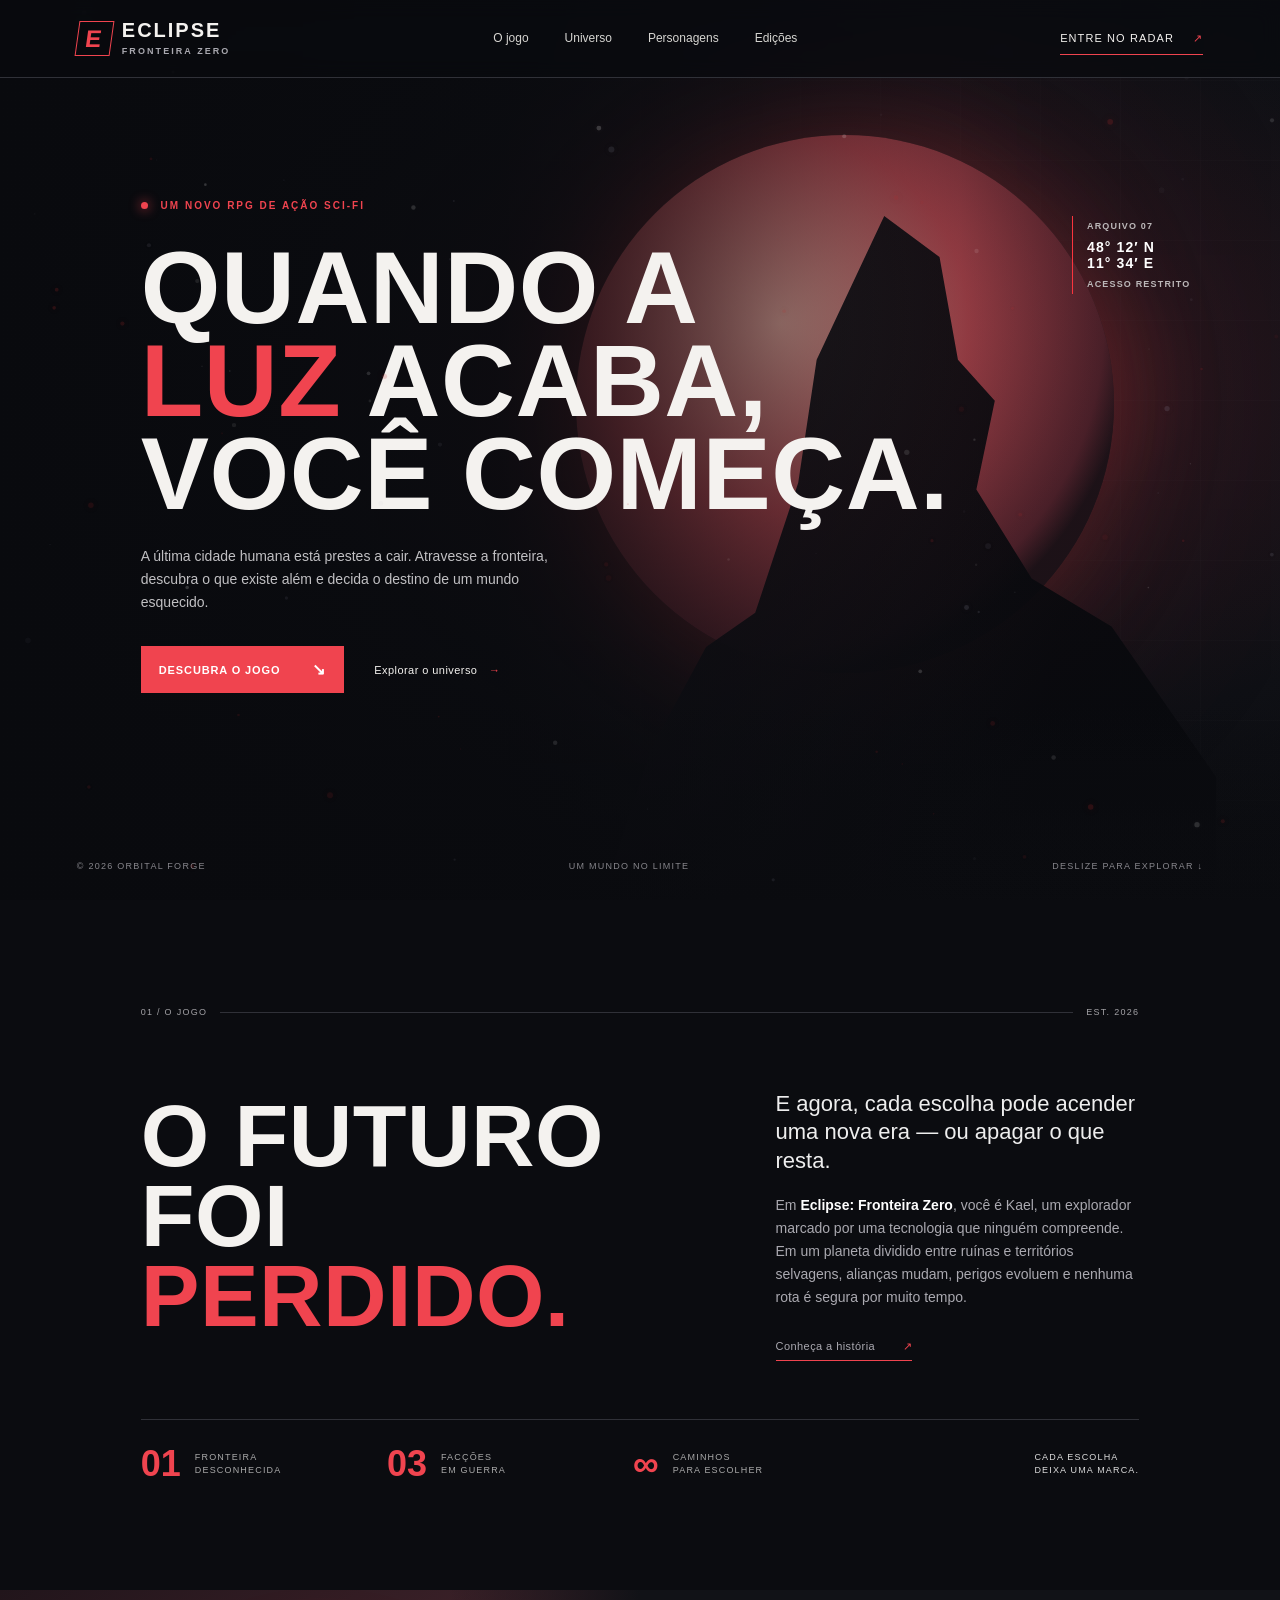
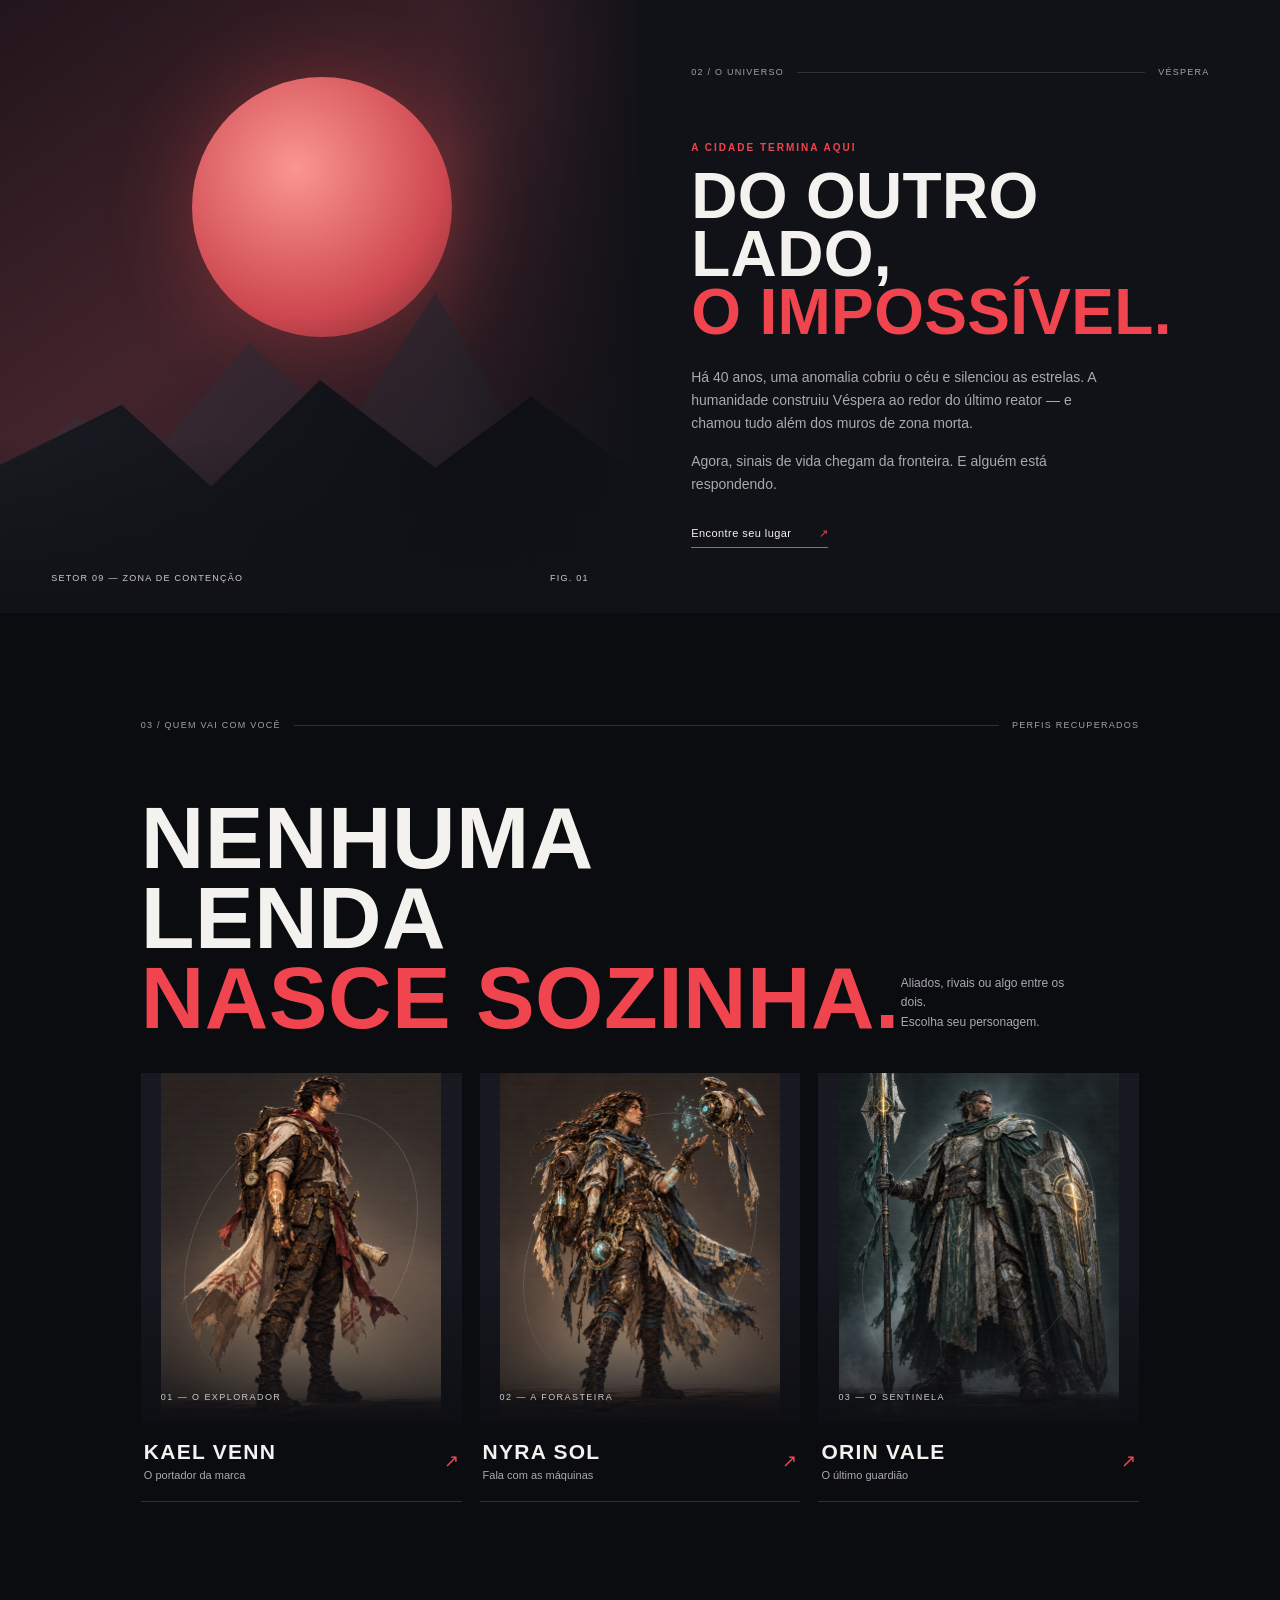
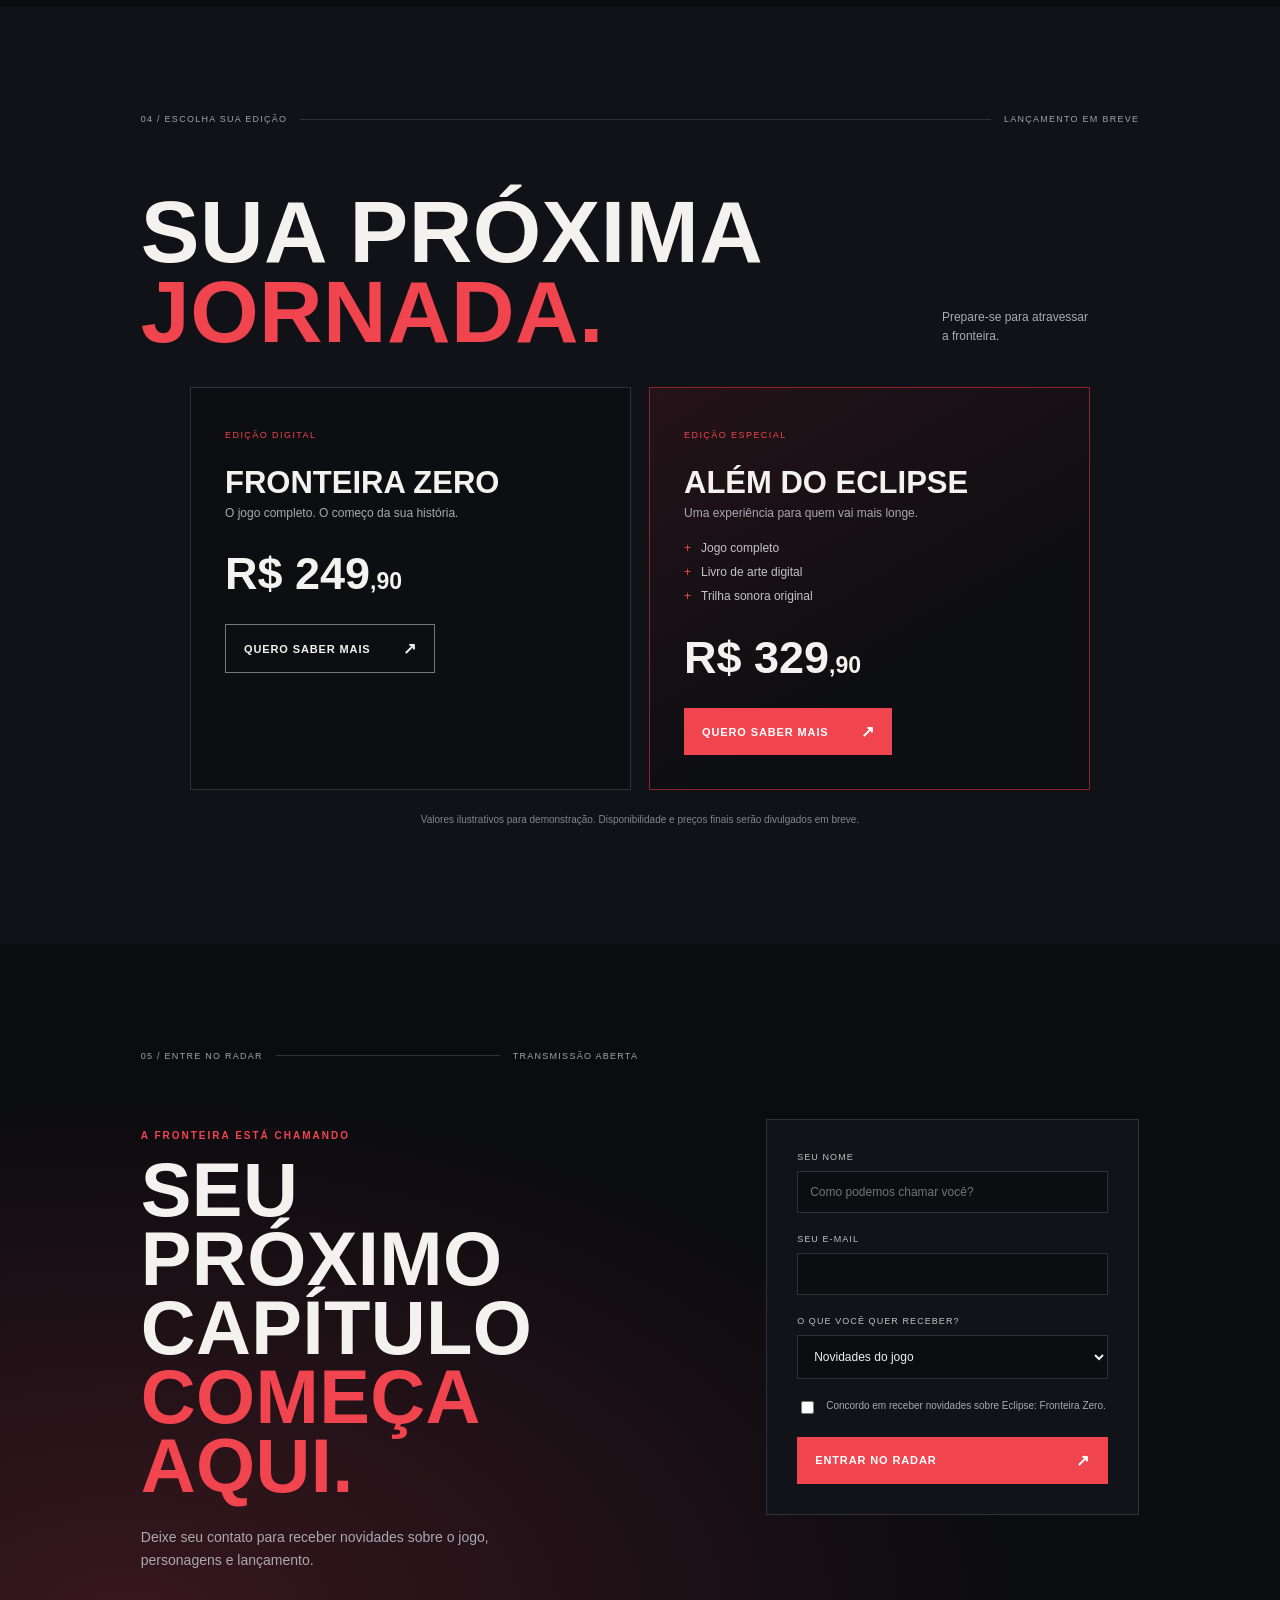
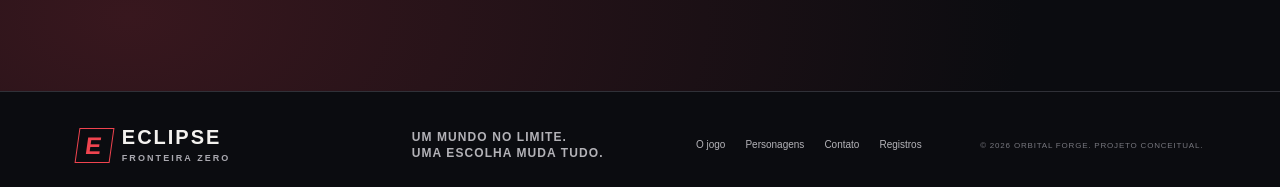
<file: frontend/index.html>
<!doctype html>
<html lang="pt-BR">

<head>
  <meta charset="utf-8">
  <meta name="viewport" content="width=device-width, initial-scale=1">
  <meta name="theme-color" content="#0b0c10">
  <meta name="description"
    content="Conheça Eclipse: Fronteira Zero, um RPG de ação sci-fi em um mundo à beira do colapso.">
  <title>ECLIPSE — Fronteira Zero</title>
  <link rel="stylesheet" href="css/style.css">
</head>

<body>
  <header class="topbar">
    <a class="brand" href="#inicio" aria-label="Eclipse, início"><span
        class="brand-mark">E</span><span>ECLIPSE<small>FRONTEIRA ZERO</small></span></a>
    <nav aria-label="Navegação principal">
      <a href="#jogo">O jogo</a><a href="#universo">Universo</a><a href="#personagens">Personagens</a><a
        href="#edicoes">Edições</a>
    </nav>
    <a class="nav-cta" href="#contato">Entre no radar <span>↗</span></a>
  </header>

  <main>
    <!-- Abertura: apresenta o jogo e convida a explorar o site. -->
    <section class="hero" id="inicio">
      <div class="hero-grid"></div>
      <div class="moon"></div>
      <div class="hero-silhouette"></div>
      <div class="hero-content">
        <p class="eyebrow"><span class="pulse"></span> UM NOVO RPG DE AÇÃO SCI-FI</p>
        <h1>QUANDO A<br><em>LUZ</em> ACABA,<br>VOCÊ COMEÇA.</h1>
        <p class="hero-copy">A última cidade humana está prestes a cair. Atravesse a fronteira, descubra o que existe
          além e decida o destino de um mundo esquecido.</p>
        <div class="hero-actions"><a class="button button-red" href="#jogo">Descubra o jogo <span>↘</span></a><a
            class="text-link" href="#universo">Explorar o universo <span>→</span></a></div>
      </div>
      <div class="hero-stamp"><span>ARQUIVO 07</span><b>48° 12′ N<br>11° 34′ E</b><span>ACESSO RESTRITO</span></div>
      <div class="hero-bottom"><span>© 2026 ORBITAL FORGE</span><span>UM MUNDO NO LIMITE</span><span>DESLIZE PARA
          EXPLORAR ↓</span></div>
    </section>

    <!-- O jogo: resume a premissa e destaca os elementos principais da aventura. -->
    <section class="intro section-pad" id="jogo">
      <div class="section-label"><span>01 / O JOGO</span><i></i><span>EST. 2026</span></div>
      <div class="intro-layout">
        <h2>O FUTURO<br>FOI <em>PERDIDO.</em></h2>
        <div class="intro-text">
          <p class="lead">E agora, cada escolha pode acender uma nova era — ou apagar o que resta.</p>
          <p>Em <strong>Eclipse: Fronteira Zero</strong>, você é Kael, um explorador marcado por uma tecnologia que
            ninguém compreende. Em um planeta dividido entre ruínas e territórios selvagens, alianças mudam, perigos
            evoluem e nenhuma rota é segura por muito tempo.</p><a class="under-link" href="#universo">Conheça a
            história <span>↗</span></a>
        </div>
      </div>
      <div class="stats">
        <div><b>01</b><span>FRONTEIRA<br>DESCONHECIDA</span></div>
        <div><b>03</b><span>FACÇÕES<br>EM GUERRA</span></div>
        <div><b>∞</b><span>CAMINHOS<br>PARA ESCOLHER</span></div>
        <div class="stat-note">CADA ESCOLHA<br>DEIXA UMA MARCA.</div>
      </div>
    </section>

    <!-- Universo: descreve o cenário e o conflito central da história. -->
    <section class="world" id="universo">
      <div class="world-art">
        <div class="world-sun"></div>
        <div class="world-ridge ridge-back"></div>
        <div class="world-ridge ridge-front"></div><span class="coord">SETOR 09 — ZONA DE CONTENÇÃO</span><span
          class="world-index">FIG. 01</span>
      </div>
      <div class="world-copy">
        <div class="section-label"><span>02 / O UNIVERSO</span><i></i><span>VÉSPERA</span></div>
        <p class="eyebrow">A CIDADE TERMINA AQUI</p>
        <h2>DO OUTRO LADO,<br><em>O IMPOSSÍVEL.</em></h2>
        <p>Há 40 anos, uma anomalia cobriu o céu e silenciou as estrelas. A humanidade construiu Véspera ao redor do
          último reator — e chamou tudo além dos muros de zona morta.</p>
        <p>Agora, sinais de vida chegam da fronteira. E alguém está respondendo.</p><a class="under-link"
          href="#personagens">Encontre seu lugar <span>↗</span></a>
      </div>
    </section>

    <!-- Personagens: apresenta os protagonistas e seus perfis. -->
    <section class="characters section-pad" id="personagens">
      <div class="section-label"><span>03 / QUEM VAI COM VOCÊ</span><i></i><span>PERFIS RECUPERADOS</span></div>
      <div class="section-heading">
        <h2>NENHUMA LENDA<br><em>NASCE SOZINHA.</em></h2>
        <p>Aliados, rivais ou algo entre os dois.<br>Escolha seu personagem.</p>
      </div>
      <div class="character-grid">
        <article class="character card-kael">
          <div class="portrait portrait-one"><img class="portrait-image" src="img/kevin.png"
              alt="Kael Venn, explorador com uma marca luminosa no braço"><span class="portrait-orbit"></span><small>01
              — O EXPLORADOR</small></div>
          <div class="character-info">
            <div>
              <h3>KAEL VENN</h3>
              <p>O portador da marca</p>
            </div><span class="arrow">↗</span>
          </div>
        </article>
        <article class="character card-nyra">
          <div class="portrait portrait-two"><img class="portrait-image" src="img/nyra.png"
              alt="Nyra Sol ao lado de um pequeno drone"><span class="portrait-orbit"></span><small>02 — A
              FORASTEIRA</small></div>
          <div class="character-info">
            <div>
              <h3>NYRA SOL</h3>
              <p>Fala com as máquinas</p>
            </div><span class="arrow">↗</span>
          </div>
        </article>
        <article class="character card-orin">
          <div class="portrait portrait-three"><img class="portrait-image" src="img/orin.png"
              alt="Orin Vale vestindo uma armadura e carregando um escudo"><span class="portrait-orbit"></span><small>03
              — O SENTINELA</small></div>
          <div class="character-info">
            <div>
              <h3>ORIN VALE</h3>
              <p>O último guardião</p>
            </div><span class="arrow">↗</span>
          </div>
        </article>
      </div>
    </section>







<!-- MODAL DE PERSONAGENS -->
<div class="character-modal" id="characterModal">

    <div class="character-modal-content">

        <button class="close-modal" id="closeModal" aria-label="Fechar janela">
            &times;
        </button>

        <div class="modal-header">
            <span>ARQUIVO CONFIDENCIAL / ORBITAL FORGE</span>
            <span class="modal-number" id="modalNumero">01</span>
        </div>

        <div class="modal-body">

            <p class="modal-label">PERFIL RECUPERADO</p>

            <h2 id="modalNome">KAEL VENN</h2>

            <p class="modal-funcao" id="modalFuncao"></p>

            <div class="modal-line"></div>

            <h3>HISTÓRIA</h3>
            <p id="modalDescricao"></p>

            <h3>HABILIDADE ESPECIAL</h3>
            <p id="modalHabilidade"></p>

            <div class="modal-footer">
                <span>ACESSO AUTORIZADO</span>
                <span>ARQUIVO 2026</span>
            </div>

        </div>

    </div>

</div>










    <!-- Edições: mostra as versões conceituais do jogo e seus conteúdos. -->
    <section class="editions section-pad" id="edicoes">
      <div class="section-label"><span>04 / ESCOLHA SUA EDIÇÃO</span><i></i><span>LANÇAMENTO EM BREVE</span></div>
      <div class="section-heading">
        <h2>SUA PRÓXIMA<br><em>JORNADA.</em></h2>
        <p>Prepare-se para atravessar<br>a fronteira.</p>
      </div>
      <div class="edition-grid">
        <article class="edition"><span class="edition-tag">EDIÇÃO DIGITAL</span>
          <h3>FRONTEIRA ZERO</h3>
          <p>O jogo completo. O começo da sua história.</p>
          <div class="edition-price">R$ 249<span>,90</span></div><a class="button button-outline" href="#contato">Quero
            saber mais <span>↗</span></a>
        </article>
        <article class="edition edition-featured"><span class="edition-tag">EDIÇÃO ESPECIAL</span>
          <h3>ALÉM DO ECLIPSE</h3>
          <p>Uma experiência para quem vai mais longe.</p>
          <ul>
            <li>Jogo completo</li>
            <li>Livro de arte digital</li>
            <li>Trilha sonora original</li>
          </ul>
          <div class="edition-price">R$ 329<span>,90</span></div><a class="button button-red" href="#contato">Quero
            saber mais <span>↗</span></a>
        </article>
      </div>
      <p class="price-note">Valores ilustrativos para demonstração. Disponibilidade e preços finais serão divulgados em
        breve.</p>
    </section>

    <!-- Contato: permite manifestar interesse em receber novidades do jogo. -->
    <section class="contact section-pad" id="contato">
      <div class="contact-copy">
        <div class="section-label"><span>05 / ENTRE NO RADAR</span><i></i><span>TRANSMISSÃO ABERTA</span></div>
        <p class="eyebrow">A FRONTEIRA ESTÁ CHAMANDO</p>
        <h2>SEU PRÓXIMO<br>CAPÍTULO <em>COMEÇA AQUI.</em></h2>
        <p>Deixe seu contato para receber novidades sobre o jogo, personagens e lançamento.</p>
      </div>
      <form class="contact-form" action="../backend/processa_contato.php" method="post">
        <label for="nome">SEU NOME</label><input id="nome" name="nome" type="text" maxlength="120" required
          placeholder="Como podemos chamar você?">
        <label for="email">SEU E-MAIL</label><input id="email" name="email" type="email" maxlength="254" required>
        <label for="interesse">O QUE VOCÊ QUER RECEBER?</label><select id="interesse" name="interesse">
          <option value="novidades">Novidades do jogo</option>
          <option value="lancamento">Aviso de lançamento</option>
          <option value="universo">Histórias do universo</option>
        </select>
        <label class="check"><input type="checkbox" name="consentimento" value="1" required><span>Concordo em receber novidades sobre Eclipse:
            Fronteira Zero.</span></label>
        <button class="button button-red" type="submit">Entrar no radar <span>↗</span></button>
      </form>
    </section>
  </main>

  <footer class="footer"><a class="brand" href="#inicio"><span class="brand-mark">E</span><span>ECLIPSE<small>FRONTEIRA
          ZERO</small></span></a>
    <p>UM MUNDO NO LIMITE.<br>UMA ESCOLHA MUDA TUDO.</p>
    <div class="footer-links"><a href="#jogo">O jogo</a><a href="#personagens">Personagens</a><a
        href="#contato">Contato</a><a href="registros.php">Registros</a></div><span class="copyright">© 2026 ORBITAL FORGE. PROJETO CONCEITUAL.</span>
  </footer>

  <script src="js/script.js"></script>


</body>

</html>
</file>
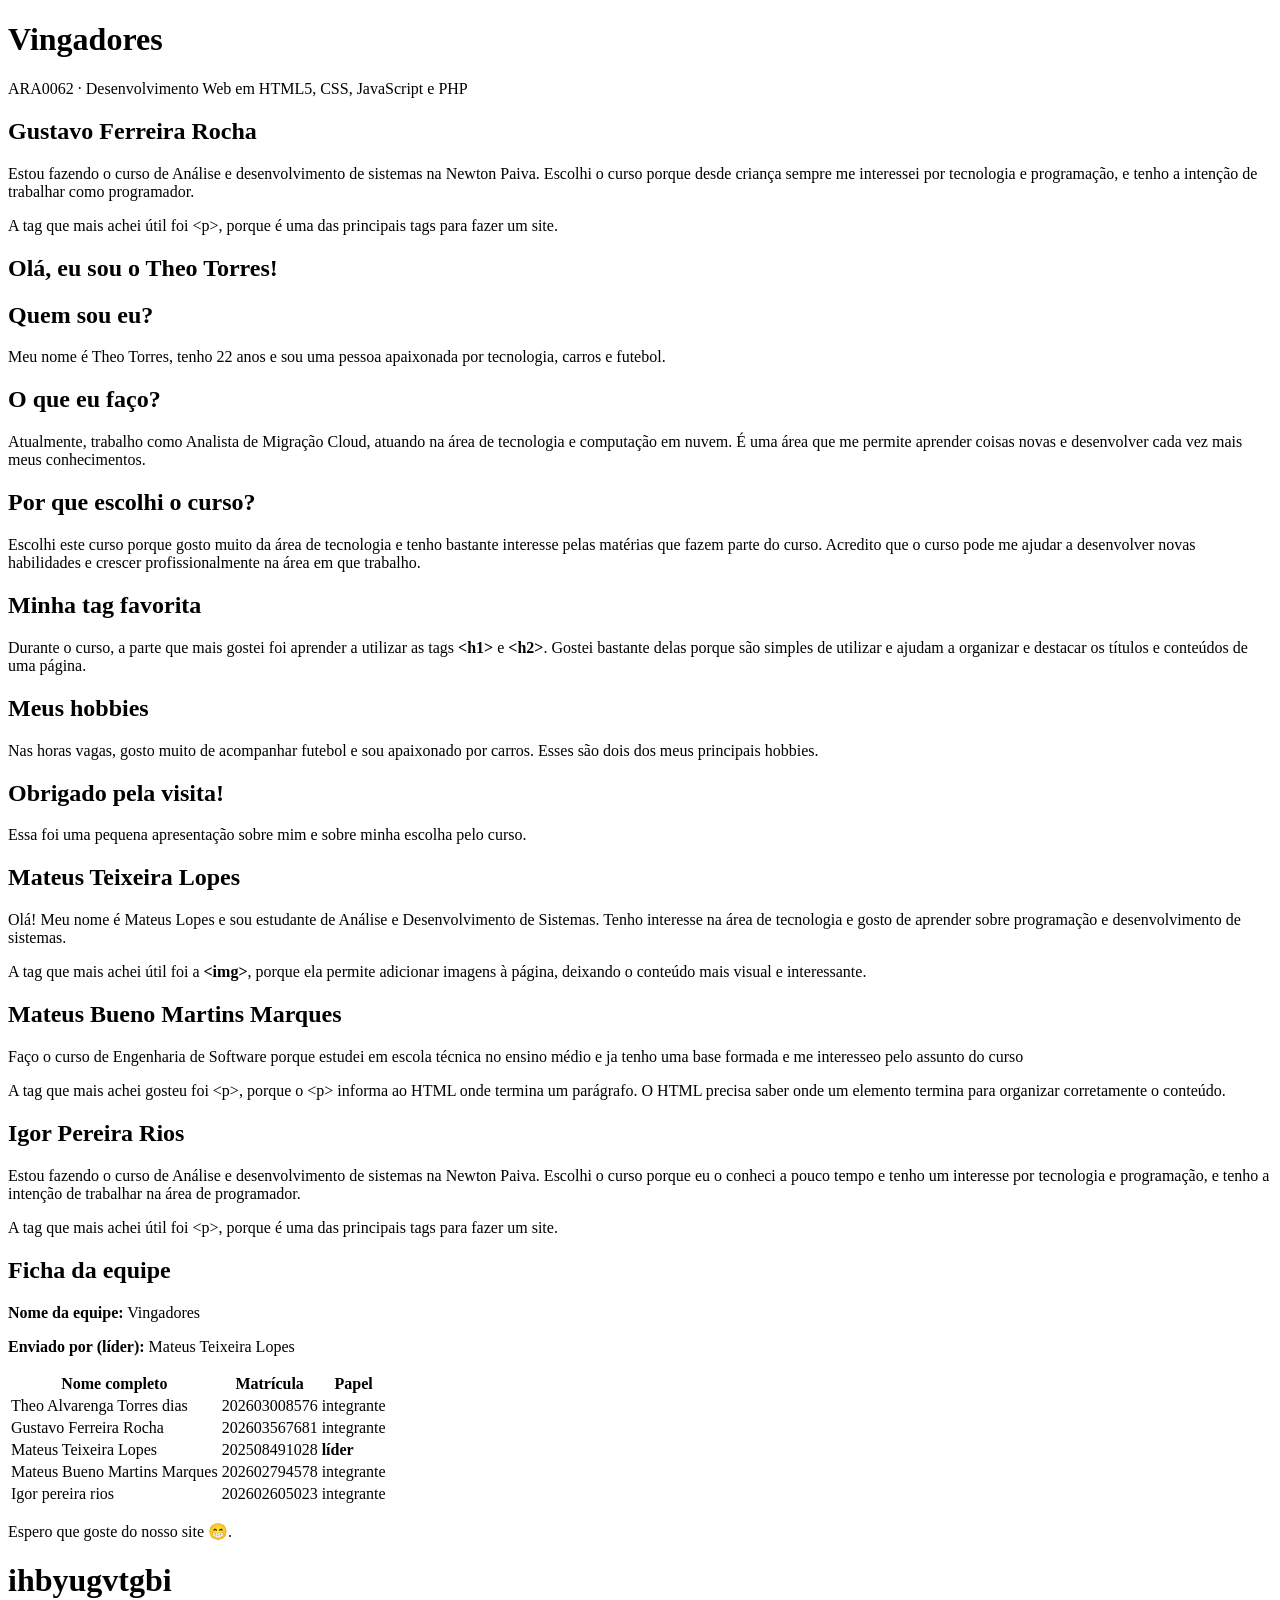
<file: frontend/trabalho.html>
<!DOCTYPE html>
<html lang="pt-BR">
<head>
  <meta charset="UTF-8">
  <title>Vingadores</title>
</head>
<body>

  <!-- ==========================================================
       MODELO — ATIVIDADE EM EQUIPE
       1. Troque "Equipe Delta" pelo nome da sua equipe (aqui no
          <title>, no <h1> e no nome do arquivo).
       2. Cada integrante escreve o seu bloco dentro do <main>.
       3. O líder preenche a ficha no rodapé com os seis nomes.
       Quem não estiver na ficha não recebe nota.
       ========================================================== -->

  <header>
    <h1>Vingadores</h1>
    <p>ARA0062 · Desenvolvimento Web em HTML5, CSS, JavaScript e PHP</p>
  </header>

  <main>

    <h2>Gustavo Ferreira Rocha</h2>
    <p>Estou fazendo o curso de Análise e desenvolvimento de sistemas na Newton Paiva. Escolhi o curso porque desde criança sempre me interessei por tecnologia e programação, e tenho a intenção de trabalhar como programador.</p>
    <p>A tag que mais achei útil foi &lt;p&gt;, porque é uma das principais tags para fazer um site.</p>

    <h2>Olá, eu sou o Theo Torres!</h2>

    <h2>Quem sou eu?</h2>
    <p>
        Meu nome é Theo Torres, tenho 22 anos e sou uma pessoa apaixonada
        por tecnologia, carros e futebol.
    </p>

    <h2>O que eu faço?</h2>
    <p>
        Atualmente, trabalho como Analista de Migração Cloud, atuando na área
        de tecnologia e computação em nuvem. É uma área que me permite aprender
        coisas novas e desenvolver cada vez mais meus conhecimentos.
    </p>

    <h2>Por que escolhi o curso?</h2>
    <p>
        Escolhi este curso porque gosto muito da área de tecnologia e tenho
        bastante interesse pelas matérias que fazem parte do curso.
        Acredito que o curso pode me ajudar a desenvolver novas habilidades
        e crescer profissionalmente na área em que trabalho.
    </p>

    <h2>Minha tag favorita</h2>
    <p>
        Durante o curso, a parte que mais gostei foi aprender a utilizar as
        tags <strong>&lt;h1&gt;</strong> e <strong>&lt;h2&gt;</strong>.
        Gostei bastante delas porque são simples de utilizar e ajudam a
        organizar e destacar os títulos e conteúdos de uma página.
    </p>

    <h2>Meus hobbies</h2>
    <p>
        Nas horas vagas, gosto muito de acompanhar futebol e sou apaixonado
        por carros. Esses são dois dos meus principais hobbies.
    </p>

    <h2>Obrigado pela visita!</h2>
    <p>
        Essa foi uma pequena apresentação sobre mim e sobre minha escolha
        pelo curso.
    </p>


  <h2>Mateus Teixeira Lopes</h2>
<p>Olá! Meu nome é Mateus Lopes e sou estudante de Análise e Desenvolvimento de Sistemas. Tenho interesse na área de tecnologia e gosto de aprender sobre programação e desenvolvimento de sistemas.</p>
<p>A tag que mais achei útil foi a <strong>&lt;img&gt;</strong>, porque ela permite adicionar imagens à página, deixando o conteúdo mais visual e interessante.</p>


    <h2>Mateus Bueno Martins Marques</h2>
    <p>Faço o curso de Engenharia de Software porque estudei em escola técnica no ensino médio e ja tenho uma base formada e me interesseo pelo assunto do curso</p>
    <p>A tag que mais achei gosteu foi &lt;p&gt;, porque o &lt;p&gt; informa ao HTML onde termina um parágrafo. O HTML precisa saber onde um elemento termina para organizar corretamente o conteúdo.

   <h2>Igor Pereira Rios </h2>
    <p>Estou fazendo o curso de Análise e desenvolvimento de sistemas na Newton Paiva. Escolhi o curso porque eu o conheci a pouco tempo e tenho um interesse por tecnologia e programação, e tenho a intenção de trabalhar na área de programador.</p>
    <p>A tag que mais achei útil foi &lt;p&gt;, porque é uma das principais tags para fazer um site.</p>


  </main>

  <footer>
    <h2>Ficha da equipe</h2>

    <p><strong>Nome da equipe:</strong> Vingadores</p>
    <p><strong>Enviado por (líder):</strong> Mateus Teixeira Lopes</p>

    <table>
      <tr>
        <th>Nome completo</th>
        <th>Matrícula</th>
        <th>Papel</th>
      </tr>
      <tr>
        <td>Theo Alvarenga Torres dias</td>
        <td>202603008576</td>
        <td>integrante</td>
      </tr>
      <tr>
        <td>Gustavo Ferreira Rocha</td>
        <td>202603567681</td>
        <td>integrante</td>
      </tr>
      <tr>
        <td>Mateus Teixeira Lopes</td>
        <td>202508491028</td>
        <td><strong>líder</strong></td>
      </tr>
      <tr>
        <td>Mateus Bueno Martins Marques</td>
        <td>202602794578</td>
        <td>integrante</td>
      </tr>
      <tr>
        <td>Igor pereira rios</td>
        <td>202602605023</td>
        <td>integrante</td>
      </tr>
    </table>

    <p>Espero que goste do nosso site 😁.</p>
  </footer>

  <h1>ihbyugvtgbi</h1>

</body>
</html>
</file>
<file: frontend/css/style.css>
/* Cores, tipografia e medidas-base reutilizadas no site. */
:root {
  --bg:#0b0c10;
  --white:#f4f2ef;
  --muted:#aaa9b0;
  --red:#f0444f;
  --line:#303138;
  --body:Arial,sans-serif;
  --display:Arial,sans-serif
}

* {
  box-sizing:border-box
}

html {
  scroll-behavior:smooth;
  scroll-padding-top:80px
}

body {
  margin:0;
  background:var(--bg);
  color:var(--white);
  font-family:var(--body);
  font-size:14px;
  line-height:1.65
}

a {
  color:inherit;
  text-decoration:none
}

/* Cabeçalho, marca e navegação principal. */
.topbar {
  height:78px;
  padding:0 6vw;
  display:flex;
  align-items:center;
  justify-content:space-between;
  border-bottom:1px solid var(--line);
  position:absolute;
  z-index:10;
  top:0;
  width:100%;
  background:rgba(9,10,14,.72);
  backdrop-filter:blur(10px)
}

.brand {
  display:flex;
  align-items:center;
  gap:10px;
  font:700 20px var(--display);
  letter-spacing:.1em;
  line-height:.92
}

.brand small {
  display:block;
  font:600 9px var(--body);
  letter-spacing:.23em;
  color:var(--muted);
  margin-top:6px
}

.brand-mark {
  width:35px;
  height:35px;
  display:grid;
  place-items:center;
  color:var(--red);
  border:1px solid var(--red);
  font:700 24px var(--display);
  transform:skew(-8deg)
}

nav {
  display:flex;
  gap:36px;
  color:#d6d5d1;
  font-size:12px
}

nav a,.footer-links a {
  transition:color .2s
}

nav a:hover,.footer-links a:hover {
  color:var(--red)
}

.nav-cta {
  font-size:11px;
  text-transform:uppercase;
  letter-spacing:.1em;
  border-bottom:1px solid var(--red);
  padding:7px 0
}

.nav-cta span {
  color:var(--red);
  margin-left:15px
}

/* Abertura: banner principal, chamada do jogo e elementos de cenário. */
.hero {
  min-height:760px;
  height:100vh;
  max-height:1000px;
  position:relative;
  overflow:hidden;
  background:radial-gradient(ellipse at 72% 42%,#5e2227 0,#25161d 22%,#101116 49%,#0b0c10 75%)
}

.hero:after {
  content:'';
  position:absolute;
  inset:0;
  background:linear-gradient(90deg,rgba(9,10,14,.98) 0%,rgba(9,10,14,.83) 39%,rgba(9,10,14,.16) 75%),linear-gradient(0deg,#0b0c10 0%,transparent 22%);
  z-index:1
}

.hero-grid {
  position:absolute;
  inset:0;
  opacity:.11;
  background-image:linear-gradient(rgba(255,255,255,.14) 1px,transparent 1px),linear-gradient(90deg,rgba(255,255,255,.14) 1px,transparent 1px);
  background-size:80px 80px;
  mask-image:linear-gradient(90deg,transparent 20%,black)
}

.moon {
  position:absolute;
  width:min(42vw,570px);
  aspect-ratio:1;
  border-radius:50%;
  right:13%;
  top:15%;
  background:radial-gradient(circle at 38% 35%,#e5a59a,#a9434b 39%,#55232d 67%,#201319 73%);
  box-shadow:0 0 100px #b2383766,0 0 230px #8a293544
}

.hero-silhouette {
  position:absolute;
  z-index:1;
  bottom:0;
  right:5%;
  height:76%;
  width:48%;
  background:linear-gradient(100deg,#141319,#08090d 72%);
  clip-path:polygon(46% 0,55% 6%,58% 21%,64% 27%,61% 40%,70% 53%,83% 60%,100% 82%,100% 100%,0 100%,8% 78%,17% 63%,25% 58%,32% 39%,35% 21%);
  opacity:.92
}

.hero-content {
  position:absolute;
  z-index:2;
  top:22%;
  left:11%;
  width:78vw;
  max-width:760px
}

.hero h1 {
  white-space:nowrap
}

.eyebrow {
  color:var(--red);
  font-size:10px;
  font-weight:700;
  letter-spacing:.2em;
  text-transform:uppercase
}

.pulse {
  display:inline-block;
  width:7px;
  height:7px;
  background:var(--red);
  border-radius:50%;
  margin-right:8px;
  box-shadow:0 0 12px var(--red)
}

h1,h2,h3,p {
  margin-top:0
}

h1,h2 {
  font-family:var(--display);
  font-weight:800;
  line-height:.91;
  letter-spacing:.005em;
  margin-bottom:25px
}

h1 {
  font-size:clamp(56px,8vw,108px);
  margin-top:26px
}

h1 em,h2 em {
  font-style:normal;
  color:var(--red)
}

.hero-copy {
  max-width:410px;
  color:#c1c0c3;
  font-size:14px
}

.hero-actions {
  display:flex;
  align-items:center;
  gap:30px;
  margin-top:32px
}

.button {
  display:inline-flex;
  align-items:center;
  justify-content:space-between;
  gap:32px;
  padding:14px 18px;
  font:700 11px var(--body);
  letter-spacing:.08em;
  text-transform:uppercase;
  border:0;
  cursor:pointer
}

.button span {
  font-size:16px
}

.button-red {
  background:var(--red);
  color:#fff;
  transition:background .2s,transform .2s
}

.button-red:hover {
  background:#d92732;
  transform:translateY(-2px)
}

.text-link,.under-link {
  font-size:11px;
  letter-spacing:.04em
}

.text-link span {
  color:var(--red);
  margin-left:8px
}

.hero-stamp {
  position:absolute;
  z-index:3;
  right:7%;
  top:24%;
  border-left:1px solid #fa343e;
  padding:5px 0 5px 14px;
  display:grid;
  gap:8px;
  font:600 9px var(--body);
  letter-spacing:.13em;
  color:#bcb8b9
}

.hero-stamp b {
  font:600 14px var(--display);
  color:#fff;
  letter-spacing:.08em
}

.hero-bottom {
  position:absolute;
  bottom:26px;
  left:6vw;
  right:6vw;
  z-index:3;
  display:flex;
  justify-content:space-between;
  font-size:9px;
  letter-spacing:.14em;
  color:#87868c
}

/* Tipografia e elementos de apoio compartilhados pelas seções. */
.section-pad {
  padding:105px 11vw
}

.section-label {
  display:flex;
  align-items:center;
  gap:13px;
  color:#a3a2a6;
  font-size:9px;
  letter-spacing:.14em
}

.section-label i {
  height:1px;
  background:var(--line);
  flex:1
}

/* O jogo: apresentação da premissa e dados de destaque. */
.intro {
  background:#0b0c10
}

.intro-layout {
  display:grid;
  grid-template-columns:1fr .7fr;
  gap:9vw;
  padding:70px 0 58px;
  align-items:end
}

.intro h2,.world h2,.section-heading h2,.contact h2 {
  font-size:clamp(48px,7vw,88px)
}

.intro-text {
  max-width:410px;
  color:var(--muted)
}

.intro-text .lead {
  font:500 22px/1.3 var(--display);
  color:#eee;
  margin-bottom:18px
}

.intro-text strong {
  color:#fff
}

.under-link {
  display:inline-block;
  margin-top:14px;
  padding-bottom:5px;
  border-bottom:1px solid var(--red)
}

.under-link span {
  color:var(--red);
  padding-left:24px
}

.stats {
  border-top:1px solid var(--line);
  padding-top:23px;
  display:grid;
  grid-template-columns:repeat(3,1fr) 1.15fr;
  gap:20px
}

.stats div {
  display:flex;
  align-items:center;
  gap:14px
}

.stats b {
  font:700 36px var(--display);
  color:var(--red)
}

.stats span,.stat-note {
  font-size:9px;
  line-height:1.45;
  letter-spacing:.13em;
  color:#aaa
}

.stat-note {
  align-self:center;
  justify-self:end;
  color:#ddd
}

/* Universo: cenário visual e informações sobre o conflito da história. */
.world {
  min-height:560px;
  display:grid;
  grid-template-columns:1fr 1fr;
  background:#111217
}

.world-art {
  min-height:560px;
  position:relative;
  overflow:hidden;
  background:linear-gradient(145deg,#21151b,#43242c 45%,#151218 90%)
}

.world-art:after {
  content:'';
  position:absolute;
  inset:0;
  background:linear-gradient(0deg,#111217 0%,transparent 28%),linear-gradient(90deg,transparent 70%,#111217 100%)
}

.world-sun {
  position:absolute;
  width:260px;
  height:260px;
  border-radius:50%;
  background:radial-gradient(circle at 40% 35%,#fa9690,#ce4850 64%,#74272e);
  top:14%;
  left:30%;
  box-shadow:0 0 90px #f04c4c55
}

.world-ridge {
  position:absolute;
  bottom:0;
  left:0;
  width:100%;
  height:62%;
  clip-path:polygon(0 67%,12% 49%,24% 59%,39% 30%,54% 53%,68% 17%,82% 57%,100% 33%,100% 100%,0 100%)
}

.ridge-back {
  background:linear-gradient(120deg,#43313b,#17191f);
  opacity:.8
}

.ridge-front {
  height:44%;
  background:linear-gradient(120deg,#1a1c23,#090a0e);
  clip-path:polygon(0 46%,19% 24%,33% 54%,50% 15%,68% 47%,83% 21%,100% 50%,100% 100%,0 100%)
}

.coord,.world-index {
  position:absolute;
  z-index:2;
  bottom:27px;
  font-size:9px;
  letter-spacing:.14em;
  color:#cfcbca
}

.coord {
  left:8%
}

.world-index {
  right:8%
}

.world-copy {
  padding:75px 11% 65px 8%;
  align-self:center
}

.world-copy .eyebrow {
  margin-top:60px
}

.world-copy h2 {
  font-size:clamp(45px,5vw,68px)
}

.world-copy>p:not(.eyebrow) {
  color:#aaa;
  max-width:430px
}

/* Cabeçalho reutilizado pelas seções com título e texto auxiliar. */
.section-heading {
  display:flex;
  justify-content:space-between;
  align-items:end;
  margin:65px 0 35px
}

.section-heading h2 {
  margin:0
}

.section-heading p {
  margin:0 4vw 5px 0;
  color:var(--muted);
  font-size:12px
}

/* Personagens: cartões, retratos e identificação dos protagonistas. */
.characters {
  background:#0b0c10
}

.character-grid {
  display:grid;
  grid-template-columns:repeat(3,1fr);
  gap:18px
}

.character {
  min-width:0
}

.portrait {
  height:350px;
  position:relative;
  overflow:hidden;
  display:grid;
  place-items:center;
  background:#171820
}

.portrait-image {
  position:absolute;
  inset:0;
  width:100%;
  height:100%;
  object-fit:contain;
  object-position:center bottom;
  z-index:1
}

.portrait:before {
  content:'';
  position:absolute;
  width:230px;
  height:230px;
  border-radius:50%;
  background:radial-gradient(circle,#73313b 0,#33212c 53%,transparent 70%);
  top:20px;
  z-index:0;
  pointer-events:none
}

.portrait-two:before {
  background:radial-gradient(circle,#51456a 0,#282436 53%,transparent 70%)
}

.portrait-three:before {
  background:radial-gradient(circle,#786045 0,#322a25 53%,transparent 70%)
}

.portrait:after {
  content:'';
  position:absolute;
  inset:0;
  background:linear-gradient(0deg,#0e0f13 0%,transparent 45%),repeating-linear-gradient(0deg,transparent 0 7px,#ffffff06 8px);
  z-index:3;
  pointer-events:none
}

.portrait-orbit {
  position:absolute;
  width:210px;
  height:290px;
  border:1px solid #ffffff22;
  border-radius:50%;
  transform:rotate(31deg);
  z-index:2;
  pointer-events:none
}

.portrait small {
  position:absolute;
  left:20px;
  bottom:18px;
  z-index:4;
  font-size:9px;
  letter-spacing:.16em;
  color:#c9c7ca
}

.character-info {
  display:flex;
  align-items:center;
  justify-content:space-between;
  padding:17px 3px;
  border-bottom:1px solid var(--line)
}

.character-info h3 {
  font:700 21px var(--display);
  letter-spacing:.06em;
  margin:0
}

.character-info p {
  color:var(--muted);
  font-size:11px;
  margin:2px 0 0
}

.arrow {
  color:var(--red);
  font-size:18px
}

/* Edições: cartões das versões e informações de preço. */
.editions {
  background:#111217
}

.edition-grid {
  display:grid;
  grid-template-columns:1fr 1fr;
  gap:18px;
  max-width:900px;
  margin:auto
}

.edition {
  padding:34px;
  border:1px solid var(--line);
  background:#0d0e12;
  position:relative
}

.edition-featured {
  border-color:#8c242b;
  background:linear-gradient(150deg,#241318,#0d0e12 65%)
}

.edition-tag {
  font-size:9px;
  letter-spacing:.16em;
  color:var(--red)
}

.edition h3 {
  font:700 31px var(--display);
  margin:20px 0 3px
}

.edition>p {
  color:var(--muted);
  font-size:12px
}

.edition-price {
  font:700 45px var(--display);
  margin:24px 0
}

.edition-price span {
  font-size:23px
}

.edition ul {
  padding:0;
  list-style:none;
  color:#c5c3c4;
  font-size:12px;
  line-height:2
}

.edition li:before {
  content:'+';
  color:var(--red);
  margin-right:10px
}

.button-outline {
  border:1px solid #777;
  background:transparent
}

.button-outline:hover {
  border-color:var(--red)
}

.price-note {
  text-align:center;
  color:#85858c;
  font-size:10px;
  margin-top:22px
}

/* Contato: apresentação do formulário e estilos dos campos. */
.contact {
  display:grid;
  grid-template-columns:1fr .75fr;
  gap:10vw;
  background:radial-gradient(ellipse at 10% 90%,#38171e,#0b0c10 55%)
}

.contact-copy .eyebrow {
  margin-top:65px
}

.contact h2 {
  font-size:clamp(44px,6vw,76px)
}

.contact-copy>p:last-child {
  color:var(--muted);
  max-width:370px
}

.contact-form {
  align-self:center;
  display:flex;
  flex-direction:column;
  padding:30px;
  background:#111319;
  border:1px solid var(--line)
}

.contact-form>label:not(.check) {
  font-size:9px;
  color:#c2c0c1;
  letter-spacing:.12em;
  margin:0 0 6px
}

.contact-form input:not([type=checkbox]),.contact-form select {
  width:100%;
  background:#0c0d11;
  border:1px solid #303138;
  color:#eee;
  padding:13px 12px;
  margin-bottom:19px;
  font:12px var(--body);
  outline:none
}

.contact-form input:focus,.contact-form select:focus {
  border-color:var(--red)
}

.contact-form input::placeholder {
  color:#73737a
}

.check {
  display:flex;
  align-items:flex-start;
  gap:9px;
  font-size:10px;
  color:#a9a8ad;
  margin:0 0 20px
}

.check input {
  accent-color:var(--red);
  margin-top:3px
}

.contact-form .button {
  width:100%
}

/* Rodapé: marca, links e informações do projeto. */
.footer {
  padding:36px 6vw 24px;
  display:grid;
  grid-template-columns:1.2fr 1fr 1fr auto;
  align-items:center;
  gap:30px;
  border-top:1px solid var(--line)
}

.footer>p {
  font:600 12px/1.4 var(--display);
  letter-spacing:.09em;
  color:#b3b2b7;
  margin:0
}

.footer-links {
  display:flex;
  gap:20px;
  font-size:10px;
  color:#b5b4b9
}

.copyright {
  font-size:8px;
  color:#77777e;
  letter-spacing:.1em;
  text-align:right
}

/* Ajustes de espaçamento e layout para telas médias. */
@media(max-width:850px) {
  nav {
  gap:17px
}

.section-pad {
  padding:85px 7vw
}

.hero-content {
  left:8%;
  top:24%
}

.hero-silhouette {
  right:-8%;
  width:58%
}

.world-copy {
  padding-right:7%
}

.footer {
  grid-template-columns:1fr 1fr
}

.copyright {
  text-align:left
}

.character-grid {
  gap:12px
}

.portrait {
  height:290px
}


}

/* Layout compacto para celulares. */
@media(max-width:620px) {
  .topbar {
  height:68px;
  padding:0 5vw
}

.topbar nav {
  display:none
}

.brand {
  font-size:18px
}

.nav-cta {
  font-size:9px
}

.hero {
  height:790px;
  min-height:700px;
  max-height:900px
}

.hero-content {
  top:21%;
  left:7%;
  right:7%;
  width:auto
}

h1 {
  font-size:clamp(30px,9vw,58px)
}

.hero-copy {
  max-width:340px
}

.moon {
  width:78vw;
  right:-16%;
  top:38%;
  opacity:.75
}

.hero-silhouette {
  width:78%;
  height:54%;
  right:-16%;
  opacity:.72
}

.hero-stamp {
  right:7%;
  top:15%
}

.hero-bottom {
  left:7%;
  right:7%;
  font-size:7px
}

.hero-bottom span:nth-child(2) {
  display:none
}

.hero-actions {
  gap:18px
}

.section-pad {
  padding:72px 7vw
}

.intro-layout {
  grid-template-columns:1fr;
  gap:20px;
  padding:52px 0 40px
}

.intro h2,.section-heading h2 {
  font-size:64px
}

.stats {
  grid-template-columns:repeat(3,1fr);
  gap:8px
}

.stats div {
  display:block
}

.stats b {
  display:block;
  font-size:32px
}

.stats span {
  font-size:8px
}

.stat-note {
  display:none
}

.world {
  grid-template-columns:1fr
}

.world-art {
  min-height:340px
}

.world-copy {
  padding:45px 7vw 65px
}

.world-copy .eyebrow {
  margin-top:42px
}

.world-copy h2 {
  font-size:58px
}

.section-heading {
  display:block;
  margin:50px 0 27px
}

.section-heading p {
  margin-top:16px
}

.character-grid {
  grid-template-columns:1fr;
  gap:23px
}

.portrait {
  height:370px
}

.edition-grid {
  grid-template-columns:1fr
}

.edition {
  padding:27px
}

.contact {
  grid-template-columns:1fr;
  gap:25px
}

.contact-copy .eyebrow {
  margin-top:44px
}

.contact h2 {
  font-size:58px
}

.contact-form {
  padding:22px
}

.footer {
  grid-template-columns:1fr 1fr;
  gap:23px 12px;
  padding:30px 7vw
}

.footer-links {
  flex-wrap:wrap;
  gap:12px
}

.copyright {
  grid-column:1/-1
}

.contact-copy>p:last-child {
  font-size:13px
}


}
/* Aparência das mensagens de validação do formulário. */
/* Mensagens de validação do formulario*/
.mensagem-erro {
    display: block;
    color: #ff5b5b;
    font-size: 12px;
    margin-top: 7px;
    margin-bottom: 12px;
    letter-spacing: 0.5px;
}

  .mensagem-retorno {
    margin: 0 0 16px;
    color: #a7d9b2;
    font-size: 13px;
    line-height: 1.5;
  }

  .mensagem-retorno[data-status="erro"] {
    color: #ff7b7b;
  }

/* Campos inválidos */
.campo-invalido {
    border-color: #ff4545 !important;
    outline: none;
}

/* Destaque visual ao focar no campo */
.contact-form input:focus,
.contact-form select:focus {
    outline: 1px solid #c73535;
    border-color: #c73535;
}





/* Janela de detalhes dos personagens, exibida pelo JavaScript. */

.character {
    cursor: pointer;
}

.character-modal {
    display: none;
    position: fixed;
    inset: 0;
    z-index: 9999;
    background: rgba(3, 4, 8, 0.92);
    backdrop-filter: blur(12px);
    justify-content: center;
    align-items: center;
    padding: 20px;
}

.character-modal.active {
    display: flex;
    animation: modalFade 0.35s ease;
}

.character-modal-content {
    position: relative;
    width: 100%;
    max-width: 650px;
    background: #101116;
    border: 1px solid #713333;
    box-shadow: 0 0 60px rgba(190, 35, 35, 0.18);
    animation: modalSlide 0.4s ease;
}

.close-modal {
    position: absolute;
    top: 15px;
    right: 20px;
    background: transparent;
    border: none;
    color: #fff;
    font-size: 32px;
    cursor: pointer;
    transition: 0.3s;
}

.close-modal:hover {
    color: #e34b4b;
    transform: rotate(90deg);
}

.modal-header {
    display: flex;
    justify-content: space-between;
    padding: 18px 25px;
    border-bottom: 1px solid #292930;
    color: #e34b4b;
    font-size: 10px;
    letter-spacing: 2px;
}

.modal-number {
    color: #777;
}

.modal-body {
    padding: 40px;
}

.modal-label {
    color: #e34b4b;
    font-size: 11px;
    letter-spacing: 3px;
}

.modal-body h2 {
    font-size: 38px;
    margin: 15px 0 5px;
    color: #fff;
}

.modal-funcao {
    color: #e34b4b;
    font-size: 12px;
    letter-spacing: 2px;
}

.modal-line {
    height: 1px;
    background: #713333;
    margin: 30px 0;
}

.modal-body h3 {
    color: #e34b4b;
    font-size: 11px;
    letter-spacing: 2px;
    margin: 25px 0 10px;
}

.modal-body p:not(.modal-label):not(.modal-funcao) {
    color: #b9b9bd;
    font-size: 14px;
    line-height: 1.8;
}

.modal-footer {
    display: flex;
    justify-content: space-between;
    border-top: 1px solid #292930;
    margin-top: 35px;
    padding-top: 18px;
    color: #777;
    font-size: 9px;
    letter-spacing: 1px;
}

/* Animações de entrada e saída do modal. */

@keyframes modalFade {
    from { opacity: 0; }
    to { opacity: 1; }
}

@keyframes modalSlide {
    from {
        opacity: 0;
        transform: translateY(30px);
    }

    to {
        opacity: 1;
        transform: translateY(0);
    }
}

/* Ajustes do modal para telas pequenas. */
@media (max-width: 600px) {
    .modal-body {
        padding: 25px;
    }

    .modal-body h2 {
        font-size: 28px;
    }

    .modal-header {
        font-size: 8px;
    }
}
/* Camada de partículas decorativas criada pelo script.js. */
#particle-canvas {
    position: fixed;
    inset: 0;
    width: 100%;
    height: 100%;
    z-index: 5;
    pointer-events: none;
    opacity: 0.65;
}
</file>
